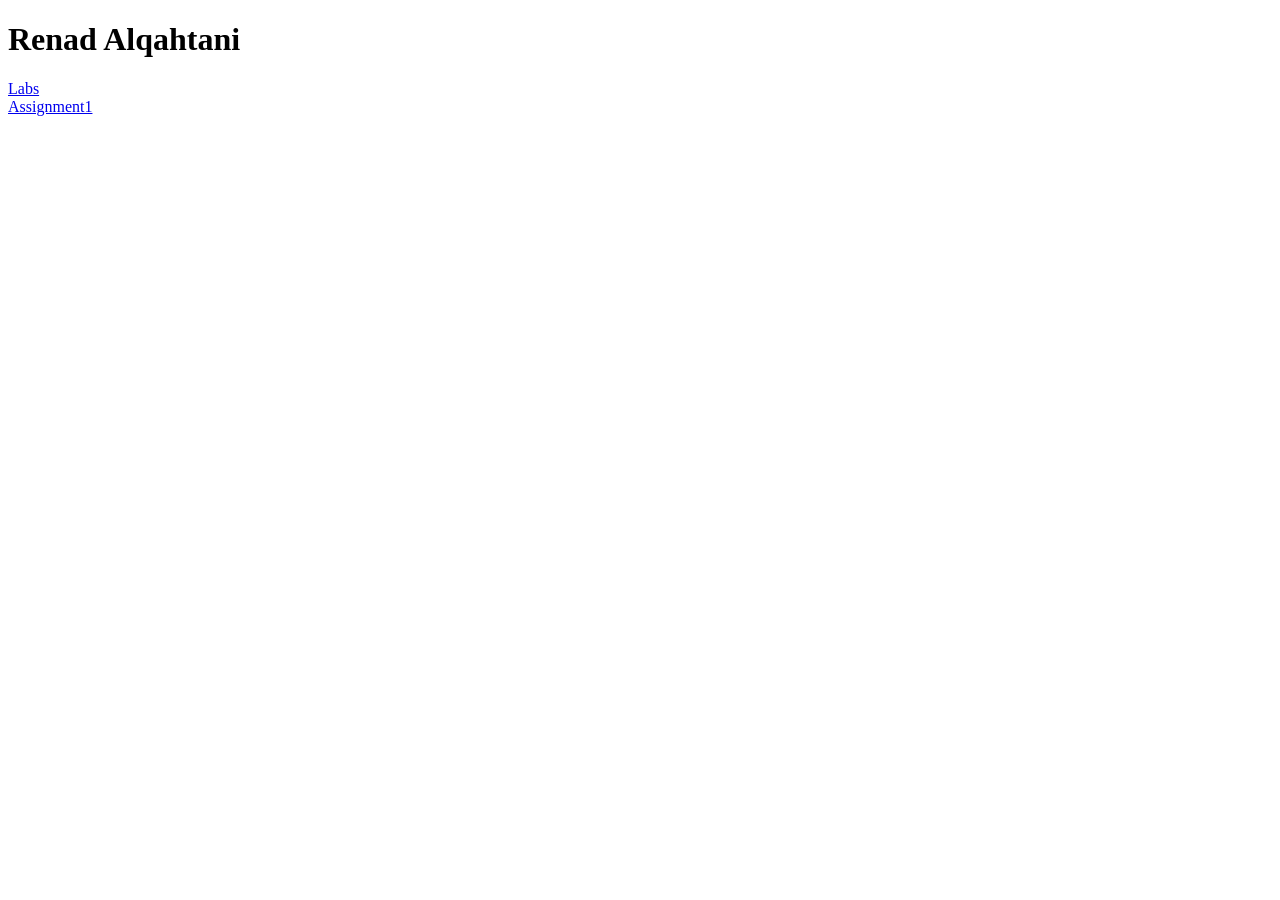
<file: index.html>
<!DOCTYPE html>
<html lang="en">
<head>
    <meta charset="UTF-8">
    <meta name="viewport" content="width=device-width, initial-scale=1.0">
    <title>Lab1</title>
</head>
<body>
    <h1>Renad Alqahtani</h1>
    <a href="Labs/Labs.html">Labs</a>
    <br>
    <a href="Assignment1/index.html">Assignment1</a>
</body>
</html>
</file>
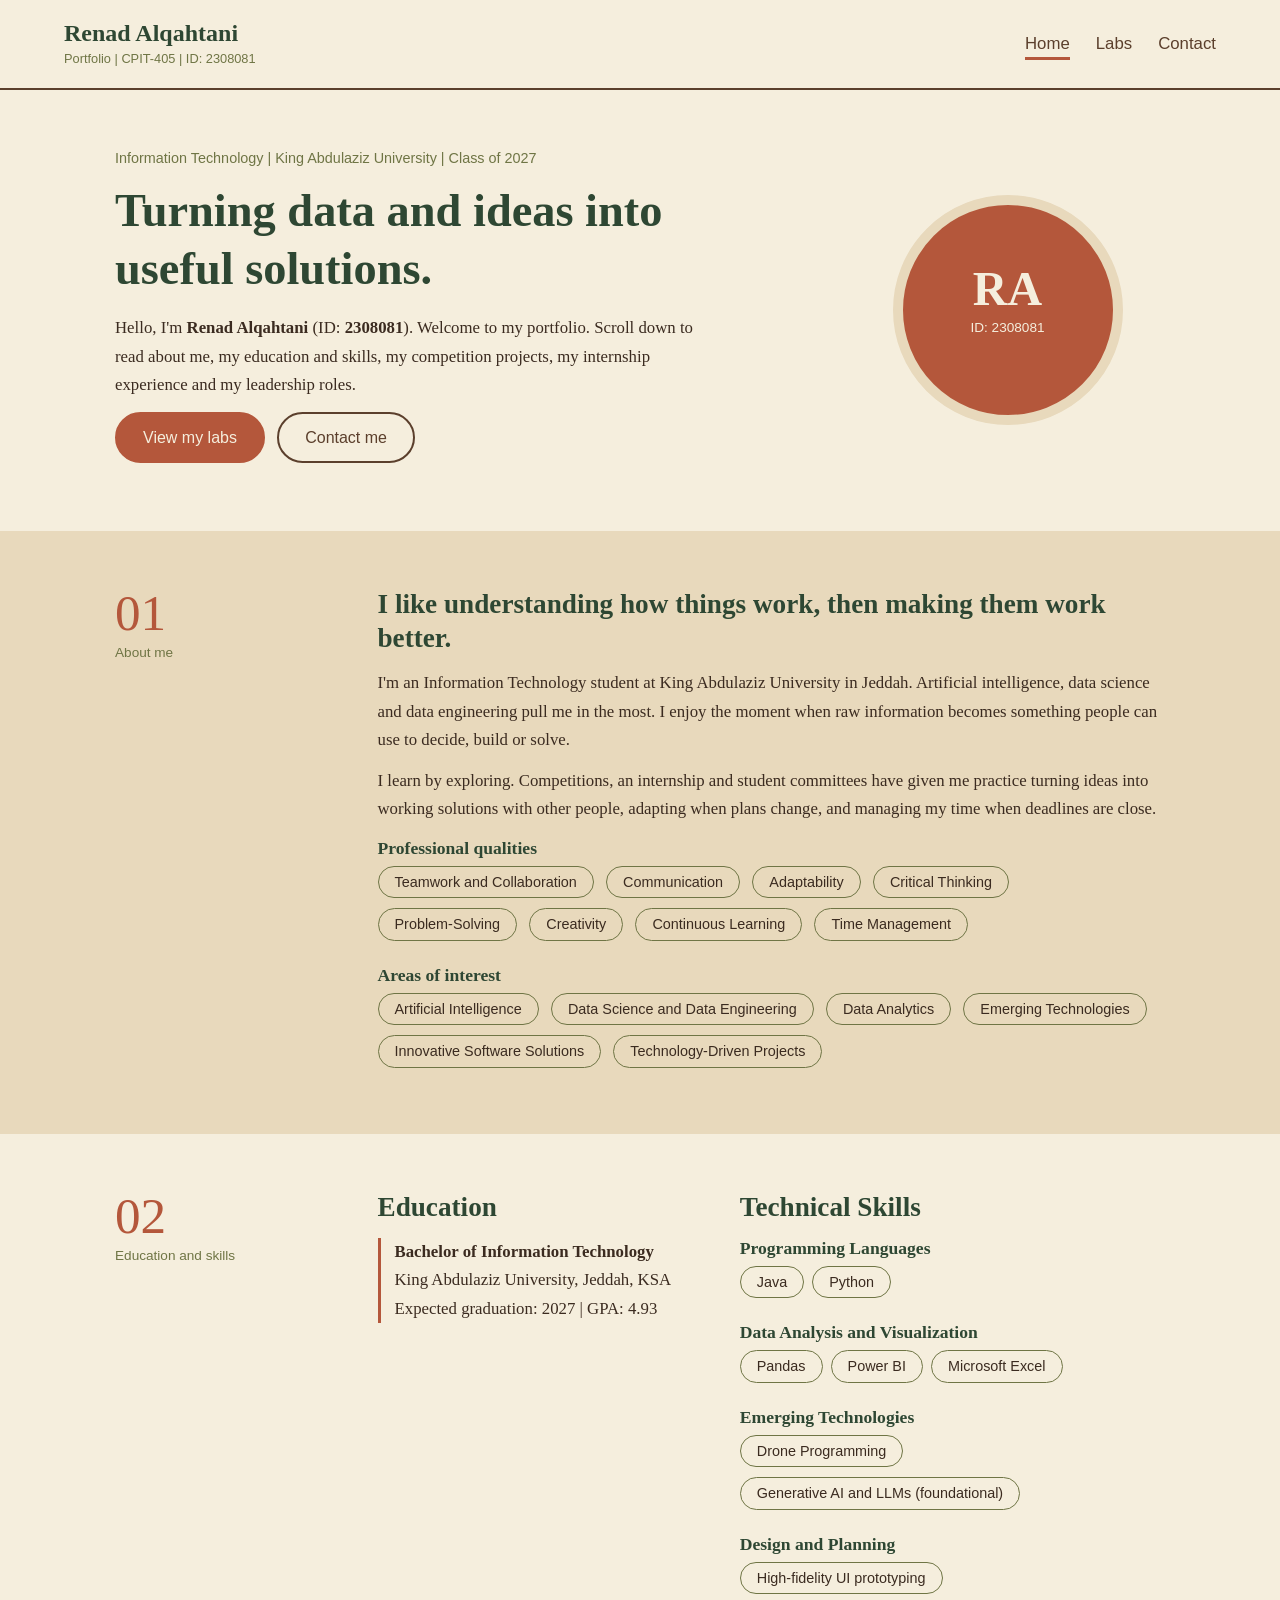
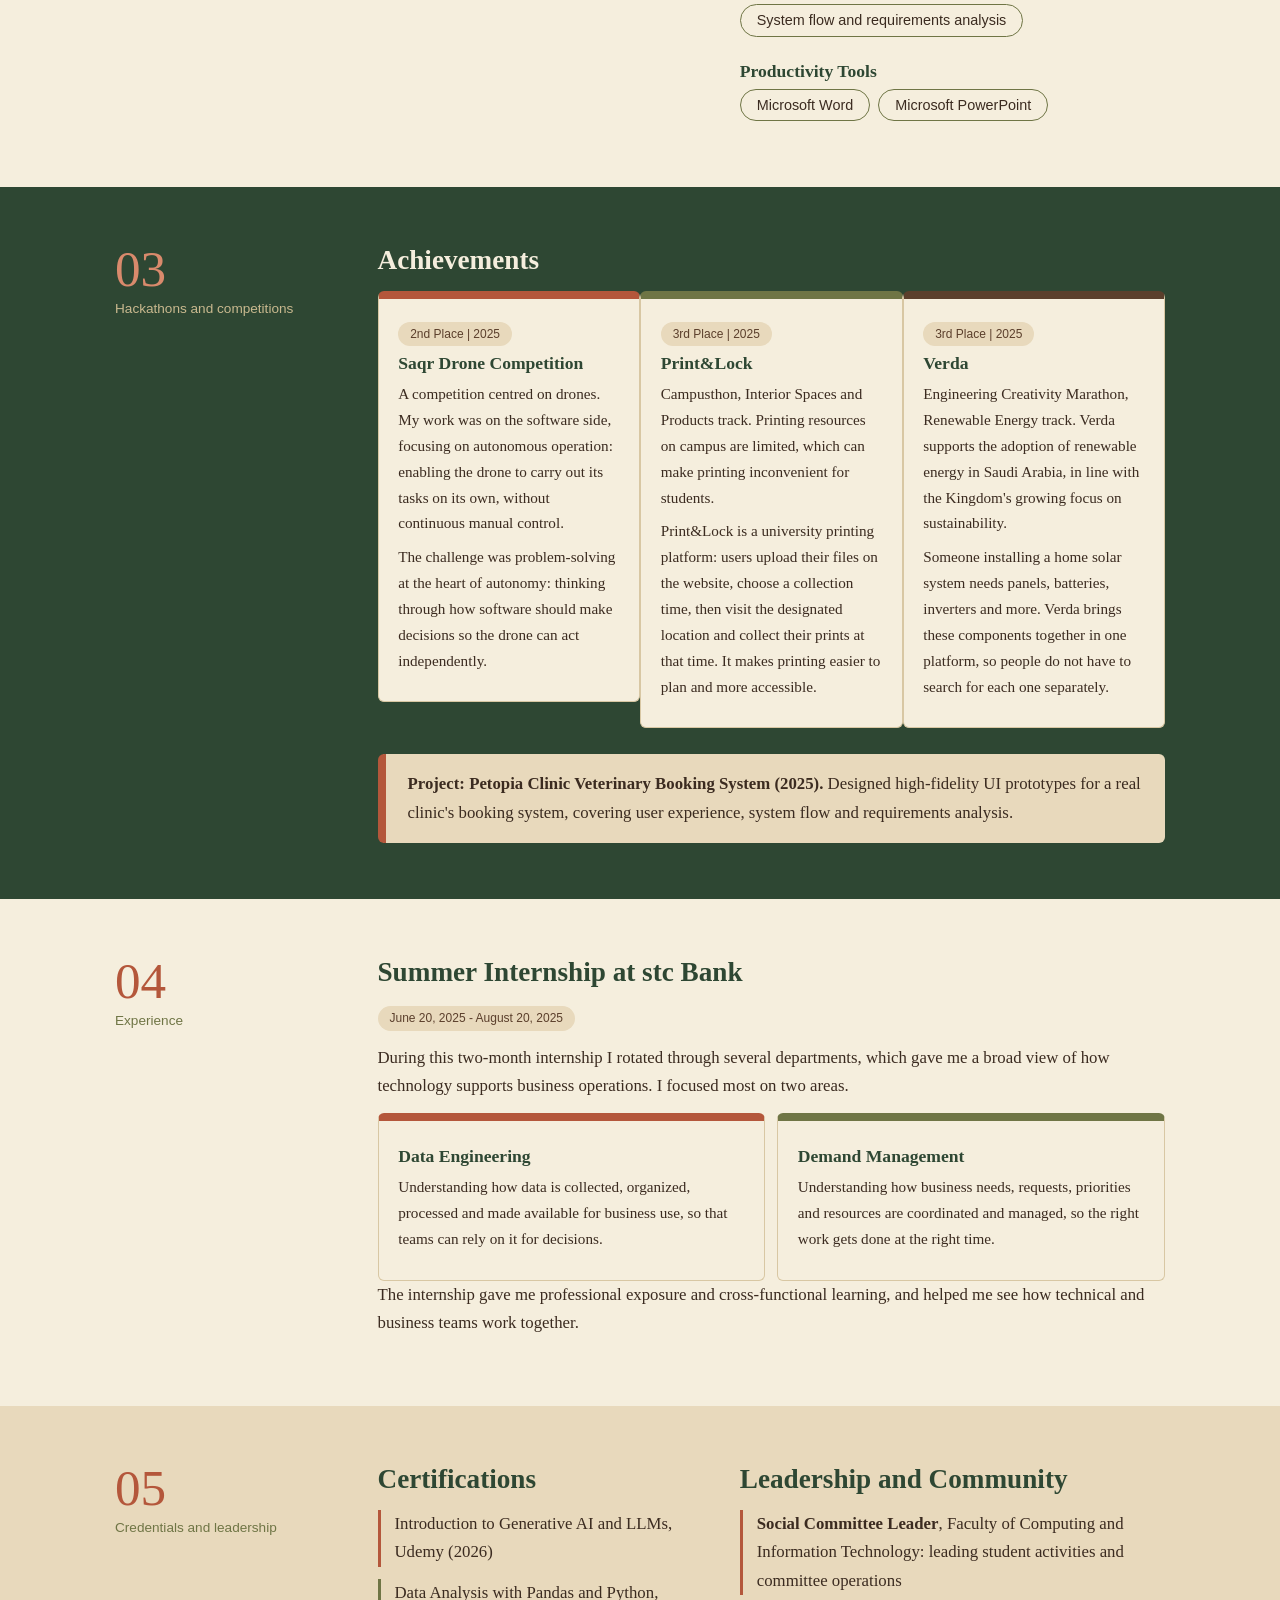
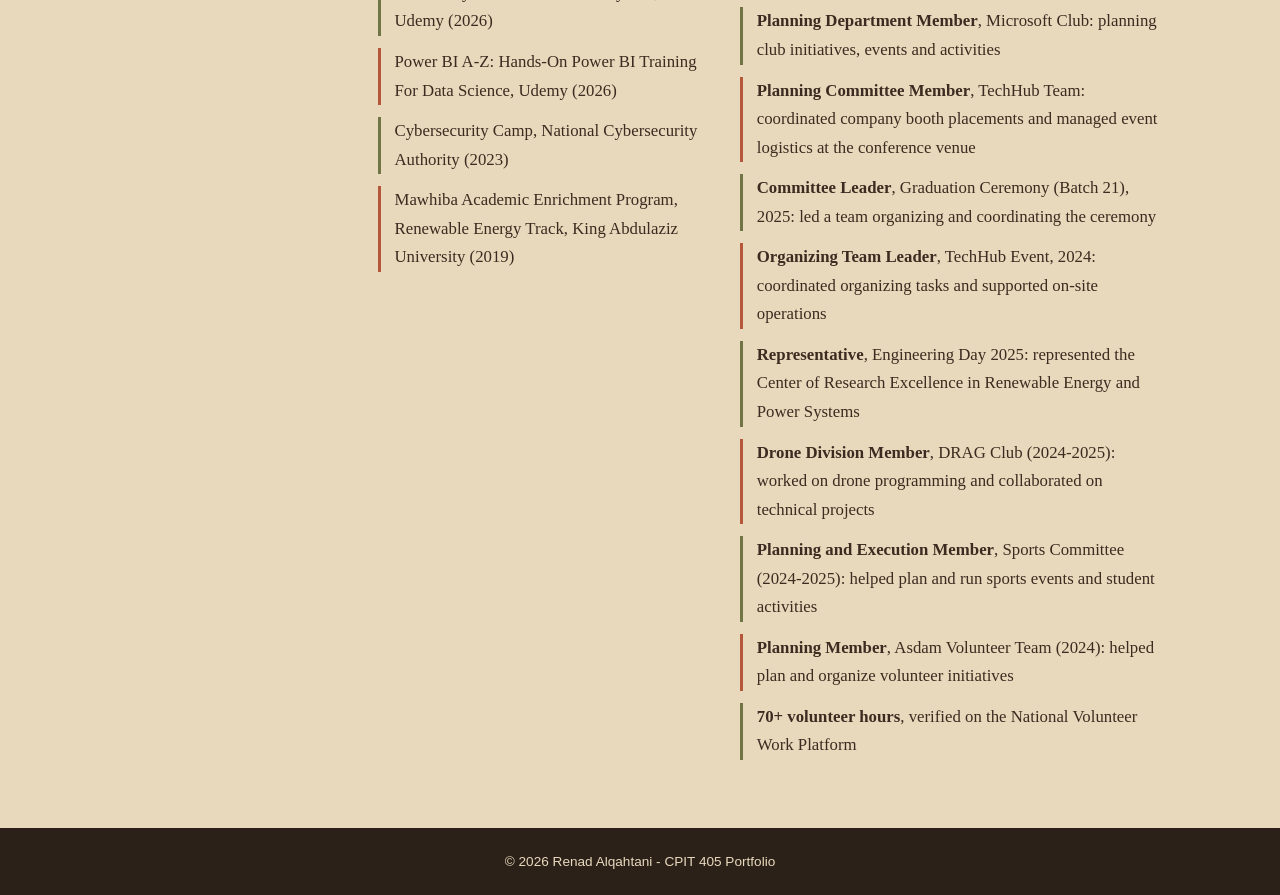
<file: Assignment1/index.html>
<!DOCTYPE html>
<html lang="en">
<head>
  <meta charset="utf-8" />
  <meta name="viewport" content="width=device-width, initial-scale=1.0" />
  <meta name="author" content="Renad Alqahtani" />
  <meta name="description" content="CPIT-405 portfolio of Renad Alqahtani, Information Technology student at King Abdulaziz University" />
  <title>Home - Renad Alqahtani</title>
  <link rel="stylesheet" href="style.css" />
</head>
<body>

  <header>
    <div>
      <h1>Renad Alqahtani</h1>
      <p>Portfolio | CPIT-405 | ID: 2308081</p>
    </div>
    <nav>
      <ul>
        <li><a href="index.html" class="active">Home</a></li>
        <li><a href="labs.html">Labs</a></li>
        <li><a href="contact.html">Contact</a></li>
      </ul>
    </nav>
  </header>

  <main>

    <!-- Welcome message -->
    <section id="hero" class="band">
      <div class="row">
        <div class="hero-text">
          <p class="kicker">Information Technology | King Abdulaziz University | Class of 2027</p>
          <h2>Turning data and ideas into useful solutions.</h2>
          <p>Hello, I'm <strong>Renad Alqahtani</strong> (ID: <strong>2308081</strong>). Welcome to my portfolio. Scroll down to read about me, my education and skills, my competition projects, my internship experience and my leadership roles.</p>
          <p>
            <a class="btn" href="labs.html">View my labs</a>
            <a class="btn outline" href="contact.html">Contact me</a>
          </p>
        </div>
        <div class="plate-wrap">
          <div class="plate">
            <strong>RA</strong>
            <span>ID: 2308081</span>
          </div>
        </div>
      </div>
    </section>

    <!-- 01 ABOUT -->
    <section id="about" class="band sand">
      <div class="row">
        <div class="label"><span class="num">01</span><span class="name">About me</span></div>
        <div class="body">
          <h2>I like understanding how things work, then making them work better.</h2>
          <p>I'm an Information Technology student at King Abdulaziz University in Jeddah. Artificial intelligence, data science and data engineering pull me in the most. I enjoy the moment when raw information becomes something people can use to decide, build or solve.</p>
          <p>I learn by exploring. Competitions, an internship and student committees have given me practice turning ideas into working solutions with other people, adapting when plans change, and managing my time when deadlines are close.</p>
          <h3>Professional qualities</h3>
          <ul class="chips">
            <li>Teamwork and Collaboration</li>
            <li>Communication</li>
            <li>Adaptability</li>
            <li>Critical Thinking</li>
            <li>Problem-Solving</li>
            <li>Creativity</li>
            <li>Continuous Learning</li>
            <li>Time Management</li>
          </ul>
          <h3>Areas of interest</h3>
          <ul class="chips">
            <li>Artificial Intelligence</li>
            <li>Data Science and Data Engineering</li>
            <li>Data Analytics</li>
            <li>Emerging Technologies</li>
            <li>Innovative Software Solutions</li>
            <li>Technology-Driven Projects</li>
          </ul>
        </div>
      </div>
    </section>

    <!-- 02 EDUCATION AND TECHNICAL SKILLS -->
    <section id="education" class="band">
      <div class="row">
        <div class="label"><span class="num">02</span><span class="name">Education and skills</span></div>
        <div class="body">
          <div class="split">
            <div>
              <h2>Education</h2>
              <ul class="list">
                <li><strong>Bachelor of Information Technology</strong><br />King Abdulaziz University, Jeddah, KSA<br />Expected graduation: 2027 | GPA: 4.93</li>
              </ul>
            </div>
            <div id="skills">
              <h2>Technical Skills</h2>
              <h3>Programming Languages</h3>
              <ul class="chips"><li>Java</li><li>Python</li></ul>
              <h3>Data Analysis and Visualization</h3>
              <ul class="chips"><li>Pandas</li><li>Power BI</li><li>Microsoft Excel</li></ul>
              <h3>Emerging Technologies</h3>
              <ul class="chips"><li>Drone Programming</li><li>Generative AI and LLMs (foundational)</li></ul>
              <h3>Design and Planning</h3>
              <ul class="chips"><li>High-fidelity UI prototyping</li><li>System flow and requirements analysis</li></ul>
              <h3>Productivity Tools</h3>
              <ul class="chips"><li>Microsoft Word</li><li>Microsoft PowerPoint</li></ul>
            </div>
          </div>
        </div>
      </div>
    </section>

    <!-- 03 HACKATHONS AND COMPETITIONS (achievements) -->
    <section id="competitions" class="band forest">
      <div class="row">
        <div class="label"><span class="num">03</span><span class="name">Hackathons and competitions</span></div>
        <div class="body">
          <h2>Achievements</h2>
          <div class="cards">
            <div class="card">
              <span class="tag">2nd Place | 2025</span>
              <h3>Saqr Drone Competition</h3>
              <p>A competition centred on drones. My work was on the software side, focusing on autonomous operation: enabling the drone to carry out its tasks on its own, without continuous manual control.</p>
              <p>The challenge was problem-solving at the heart of autonomy: thinking through how software should make decisions so the drone can act independently.</p>
            </div>
            <div class="card">
              <span class="tag">3rd Place | 2025</span>
              <h3>Print&amp;Lock</h3>
              <p>Campusthon, Interior Spaces and Products track. Printing resources on campus are limited, which can make printing inconvenient for students.</p>
              <p>Print&amp;Lock is a university printing platform: users upload their files on the website, choose a collection time, then visit the designated location and collect their prints at that time. It makes printing easier to plan and more accessible.</p>
            </div>
            <div class="card">
              <span class="tag">3rd Place | 2025</span>
              <h3>Verda</h3>
              <p>Engineering Creativity Marathon, Renewable Energy track. Verda supports the adoption of renewable energy in Saudi Arabia, in line with the Kingdom's growing focus on sustainability.</p>
              <p>Someone installing a home solar system needs panels, batteries, inverters and more. Verda brings these components together in one platform, so people do not have to search for each one separately.</p>
            </div>
          </div>
          <div class="note">
            <p><strong>Project: Petopia Clinic Veterinary Booking System (2025).</strong> Designed high-fidelity UI prototypes for a real clinic's booking system, covering user experience, system flow and requirements analysis.</p>
          </div>
        </div>
      </div>
    </section>

    <!-- 04 EXPERIENCE -->
    <section id="experience" class="band">
      <div class="row">
        <div class="label"><span class="num">04</span><span class="name">Experience</span></div>
        <div class="body">
          <h2>Summer Internship at stc Bank</h2>
          <p><span class="tag">June 20, 2025 - August 20, 2025</span></p>
          <p>During this two-month internship I rotated through several departments, which gave me a broad view of how technology supports business operations. I focused most on two areas.</p>
          <div class="cards two">
            <div class="card">
              <h3>Data Engineering</h3>
              <p>Understanding how data is collected, organized, processed and made available for business use, so that teams can rely on it for decisions.</p>
            </div>
            <div class="card">
              <h3>Demand Management</h3>
              <p>Understanding how business needs, requests, priorities and resources are coordinated and managed, so the right work gets done at the right time.</p>
            </div>
          </div>
          <p>The internship gave me professional exposure and cross-functional learning, and helped me see how technical and business teams work together.</p>
        </div>
      </div>
    </section>

    <!-- 05 CERTIFICATIONS AND LEADERSHIP -->
    <section id="leadership" class="band sand">
      <div class="row">
        <div class="label"><span class="num">05</span><span class="name">Credentials and leadership</span></div>
        <div class="body">
          <div class="split">
            <div>
              <h2>Certifications</h2>
              <ul class="list">
                <li>Introduction to Generative AI and LLMs, Udemy (2026)</li>
                <li>Data Analysis with Pandas and Python, Udemy (2026)</li>
                <li>Power BI A-Z: Hands-On Power BI Training For Data Science, Udemy (2026)</li>
                <li>Cybersecurity Camp, National Cybersecurity Authority (2023)</li>
                <li>Mawhiba Academic Enrichment Program, Renewable Energy Track, King Abdulaziz University (2019)</li>
              </ul>
            </div>
            <div>
              <h2>Leadership and Community</h2>
                <ul class="list">
                <li><strong>Social Committee Leader</strong>, Faculty of Computing and Information Technology: leading student activities and committee operations</li>
                <li><strong>Planning Department Member</strong>, Microsoft Club: planning club initiatives, events and activities</li>
                <li><strong>Planning Committee Member</strong>, TechHub Team: coordinated company booth placements and managed event logistics at the conference venue</li>
                <li><strong>Committee Leader</strong>, Graduation Ceremony (Batch 21), 2025: led a team organizing and coordinating the ceremony</li>
                <li><strong>Organizing Team Leader</strong>, TechHub Event, 2024: coordinated organizing tasks and supported on-site operations</li>
                <li><strong>Representative</strong>, Engineering Day 2025: represented the Center of Research Excellence in Renewable Energy and Power Systems</li>
                <li><strong>Drone Division Member</strong>, DRAG Club (2024-2025): worked on drone programming and collaborated on technical projects</li>
                <li><strong>Planning and Execution Member</strong>, Sports Committee (2024-2025): helped plan and run sports events and student activities</li>
                <li><strong>Planning Member</strong>, Asdam Volunteer Team (2024): helped plan and organize volunteer initiatives</li>
                <li><strong>70+ volunteer hours</strong>, verified on the National Volunteer Work Platform</li>
              </ul>
            </div>
          </div>
        </div>
      </div>
    </section>


  </main>

  <footer>
    <p>&copy; 2026 Renad Alqahtani - CPIT 405 Portfolio</p>
  </footer>

</body>
</html>
</file>
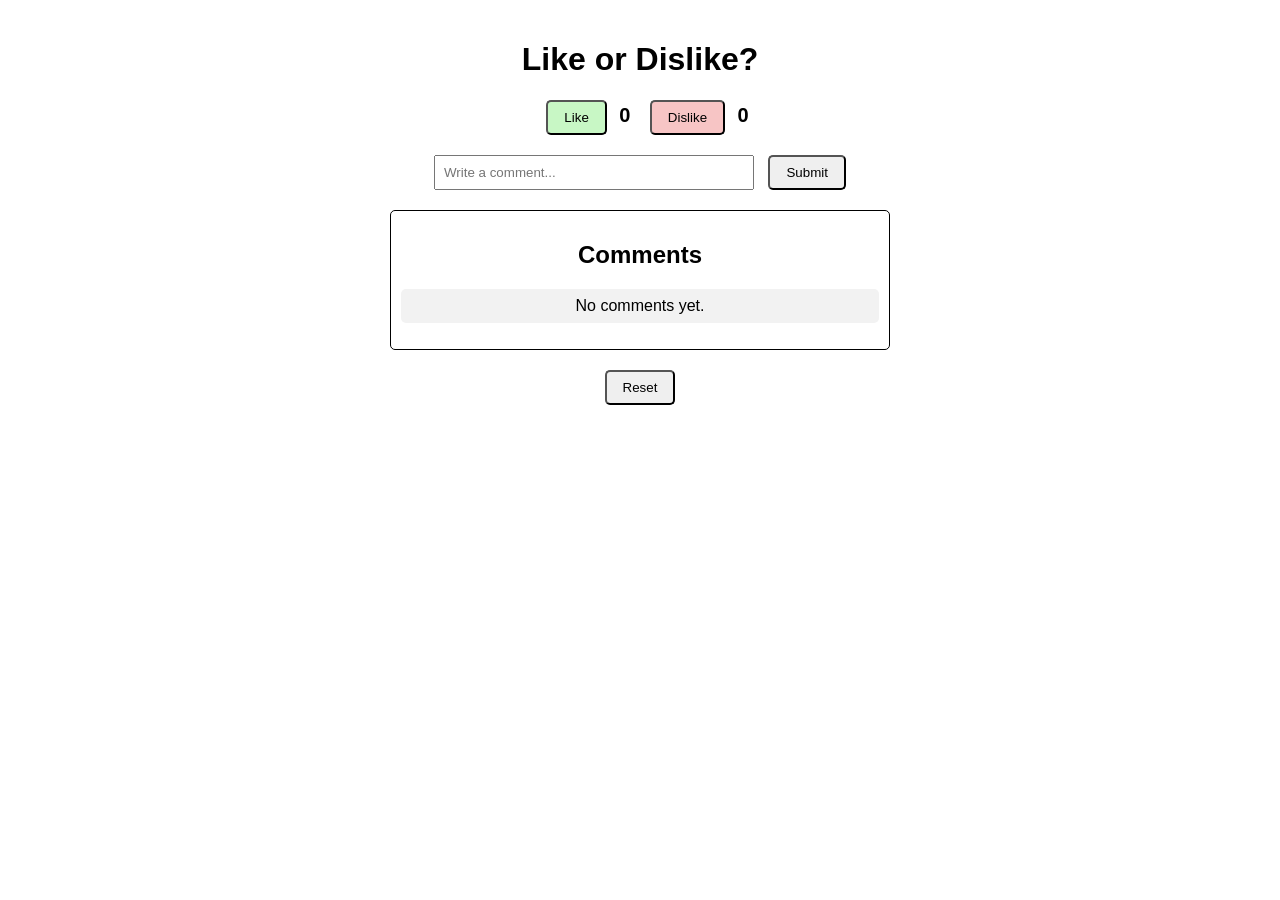
<file: Labs/lab 6/index.html>
<!DOCTYPE html>
<html lang="en">
    
<head>
    <meta charset="UTF-8">
    <meta name="viewport" content="width=device-width, initial-scale=1.0">
    <title>Like and Dislike</title>
    <link rel="stylesheet" href="styles.css">
</head>

<body>
    <div class="container">
        <h1>Like or Dislike?</h1>

        <div class="vote-buttons">
            <button id="like-btn">Like</button>
            <span id="like-count">0</span>

            <button id="dislike-btn">Dislike</button>
            <span id="dislike-count">0</span>
        </div>

        <p id="message"></p>

        <div class="comment-form">
            <input type="text" id="comment-input" placeholder="Write a comment...">
            <button id="comment-btn">Submit</button>
        </div>

        <section id="comments-section">
            <h2>Comments</h2>
            <div id="comments-list"></div>
        </section>

        <button id="reset-btn">Reset</button>
    </div>
    <script src="script.js"></script>
</body>

</html>
</file>
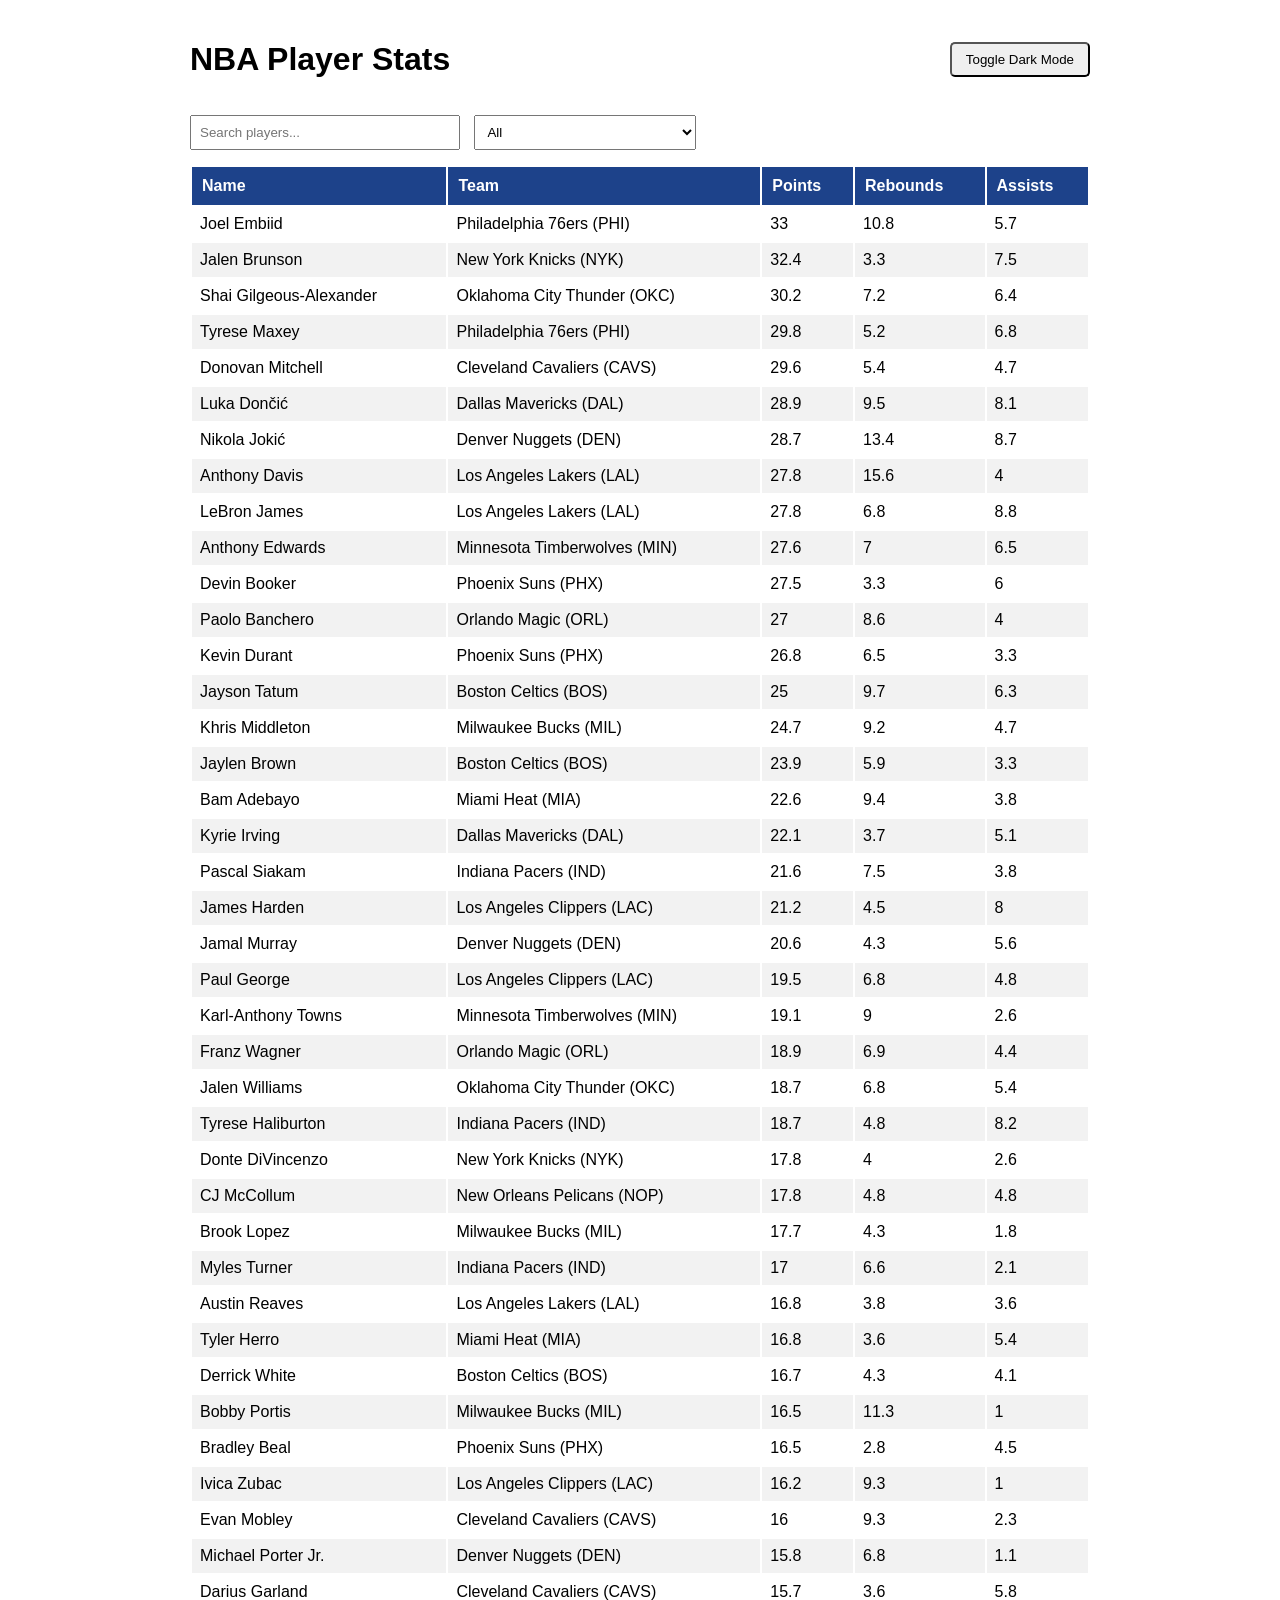
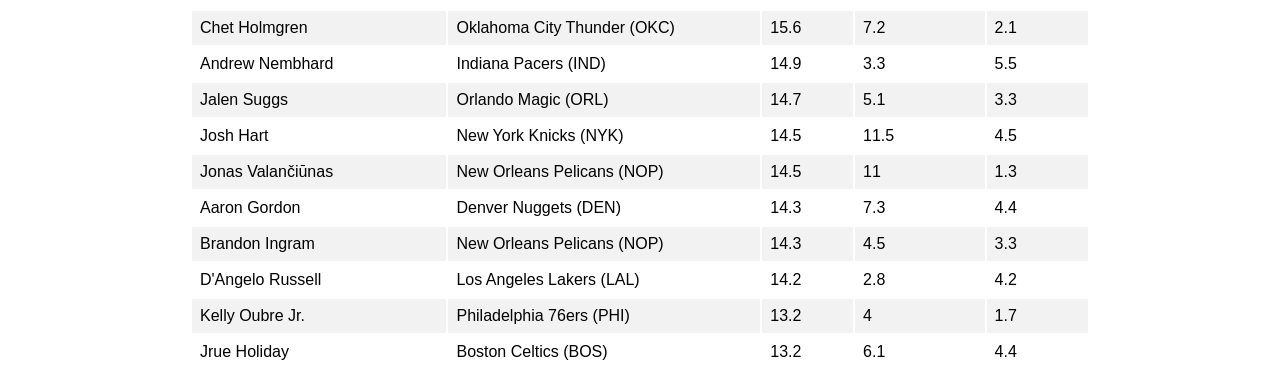
<file: Labs/lab5/index.html>
<!DOCTYPE html>
<html lang="en">
<head>
    <meta charset="UTF-8">
    <meta name="viewport" content="width=device-width, initial-scale=1.0">
    <title>NBA Stats</title>
    <link rel="stylesheet" href="style.css">

</head>

<body>
    <div class="container">
        <header>
            <h1>NBA Player Stats</h1>
            <button id="dark-mode-toggle">Toggle Dark Mode</button>
        </header>

        <search class="table-filters">
            <input type="text" id="search" placeholder="Search players...">
            <select id="team-filter">
                <option value="all">All</option>
                <!-- Teams will be populated in JS -->
            </select>
        </search>

        <table id="player-stats">
            <thead>
                <tr>
                    <th>Name</th>
                    <th>Team</th>
                    <th>Points</th>
                    <th>Rebounds</th>
                    <th>Assists</th>
                </tr>
            </thead>
            <tbody id="player-rows">
                <!-- Rows will be populated in JS -->
            </tbody>
        </table>
    </div>
    <script src="script.js"></script>
</body>

</html>
</file>
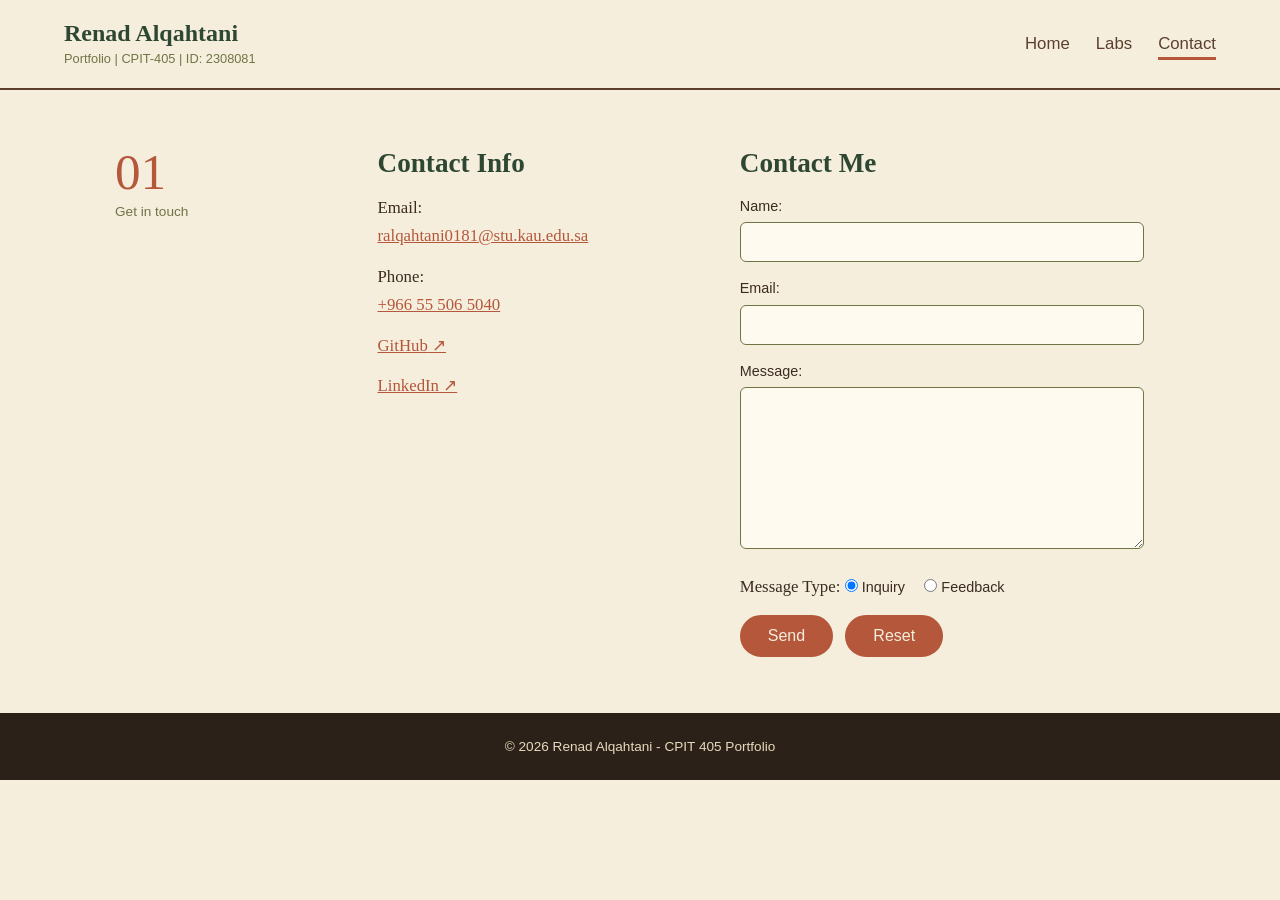
<file: Assignment1/contact.html>
<!DOCTYPE html>
<html lang="en">
<head>
  <meta charset="utf-8" />
  <meta name="viewport" content="width=device-width, initial-scale=1.0" />
  <meta name="author" content="Renad Alqahtani" />
  <meta name="description" content="Contact Renad Alqahtani" />
  <title>Contact - Renad Alqahtani</title>
  <link rel="stylesheet" href="style.css" />
</head>
<body>

  <header>
    <div>
      <h1>Renad Alqahtani</h1>
      <p>Portfolio | CPIT-405 | ID: 2308081</p>
    </div>
    <nav>
      <ul>
        <li><a href="index.html">Home</a></li>
        <li><a href="labs.html">Labs</a></li>
        <li><a href="contact.html" class="active">Contact</a></li>
      </ul>
    </nav>
  </header>

  <main>
    <section class="band">
      <div class="row">
        <div class="label"><span class="num">01</span><span class="name">Get in touch</span></div>
        <div class="body">
          <div class="split">

            <div>
              <h2>Contact Info</h2>
              <p>Email:<br /><a href="mailto:2308081@stu.kau.edu.sa">ralqahtani0181@stu.kau.edu.sa</a></p>
              <p>Phone:<br /><a href="tel:+966500000000">+966 55 506 5040</a></p>
              <p><a href="https://github.com/RenadAQ" target="_blank">GitHub</a></p>
              <p><a href="https://linkedin.com/in/renad-al-qahtani-62b931341" target="_blank">LinkedIn</a></p>
            </div>

            <div>
              <h2>Contact Me</h2>
              <form action="https://api.web3forms.com/submit" method="post">
                <input type="hidden" name="access_key" value="3821ede4-df28-4544-8679-7bf6d4b8cfae" />
                <input type="hidden" name="subject" value="New message from my CPIT-405 portfolio" />

                <label for="name">Name:</label>
                <input type="text" name="name" id="name" required />

                <label for="email">Email:</label>
                <input type="email" name="email" id="email" required />

                <label for="message">Message:</label>
                <textarea name="message" id="message" required></textarea>

                <div class="radio-group">
                  Message Type:
                  <input type="radio" name="message_type" id="inquiry" value="Inquiry" checked />
                  <label class="inline" for="inquiry">Inquiry</label>
                  <input type="radio" name="message_type" id="feedback" value="Feedback" />
                  <label class="inline" for="feedback">Feedback</label>
                </div>

                <button type="submit">Send</button>
                <button type="reset">Reset</button>
              </form>
            </div>

          </div>
        </div>
      </div>
    </section>
  </main>

  <footer>
    <p>&copy; 2026 Renad Alqahtani - CPIT 405 Portfolio</p>
  </footer>

</body>
</html>
</file>
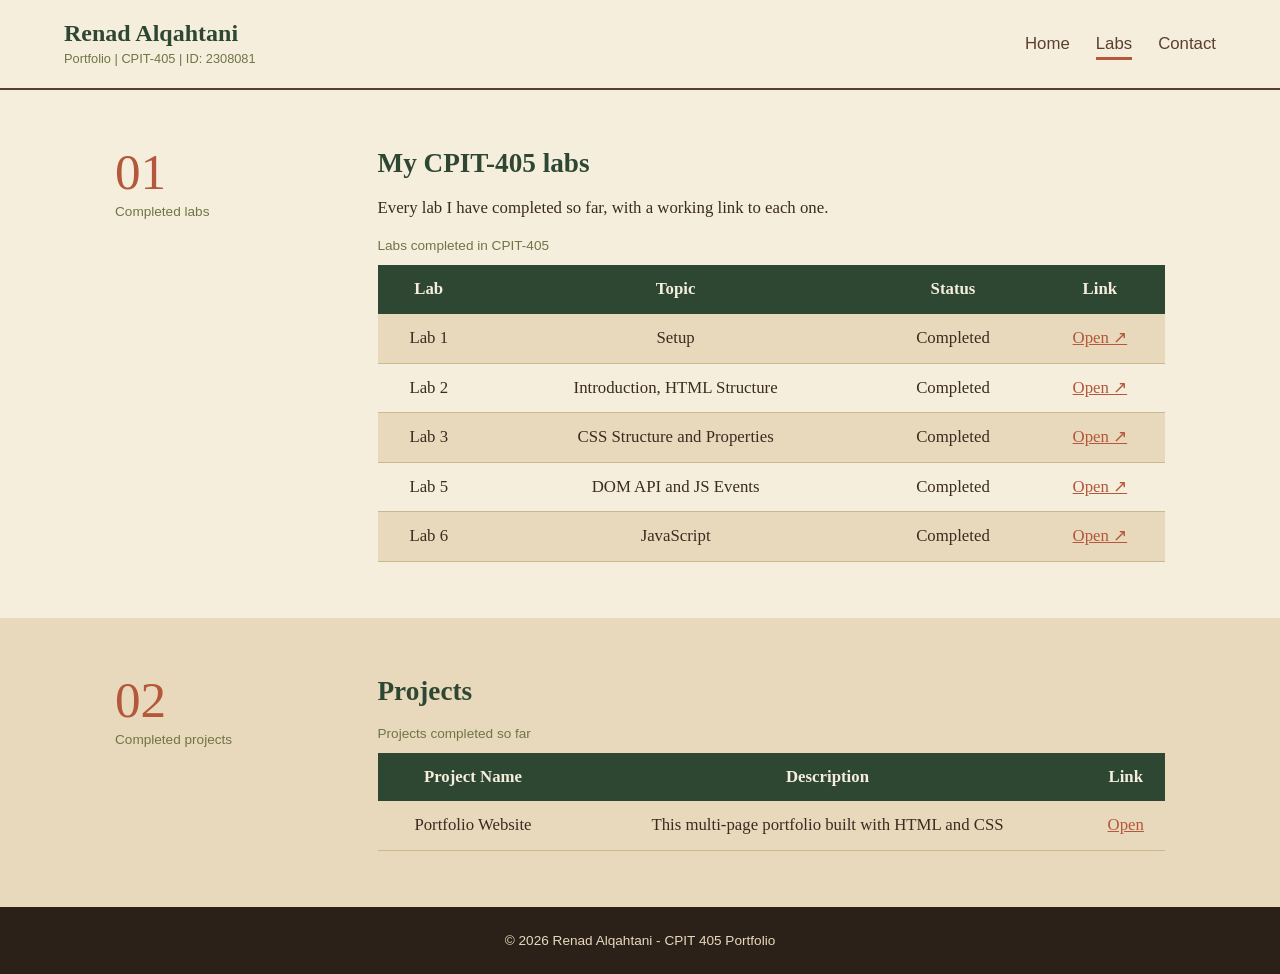
<file: Assignment1/labs.html>
<!DOCTYPE html>
<html lang="en">
<head>
  <meta charset="utf-8" />
  <meta name="viewport" content="width=device-width, initial-scale=1.0" />
  <meta name="author" content="Renad Alqahtani" />
  <meta name="description" content="Labs and projects of Renad Alqahtani" />
  <title>Labs and Projects - Renad Alqahtani</title>
  <link rel="stylesheet" href="style.css" />
</head>
<body>

  <header>
    <div>
      <h1>Renad Alqahtani</h1>
      <p>Portfolio | CPIT-405 | ID: 2308081</p>
    </div>
    <nav>
      <ul>
        <li><a href="index.html">Home</a></li>
        <li><a href="labs.html" class="active">Labs</a></li>
        <li><a href="contact.html">Contact</a></li>
      </ul>
    </nav>
  </header>

  <main>

    <section id="labs" class="band">
      <div class="row">
        <div class="label"><span class="num">01</span><span class="name">Completed labs</span></div>
        <div class="body">
          <h2>My CPIT-405 labs</h2>
          <p>Every lab I have completed so far, with a working link to each one.</p>
          <table>
            <caption>Labs completed in CPIT-405</caption>
            <tr>
              <th>Lab</th>
              <th>Topic</th>
              <th>Status</th>
              <th>Link</th>
            </tr>
            <tr>
              <td>Lab 1</td>
              <td>Setup</td>
              <td>Completed</td>
              <td><a href="https://github.com/RenadAQ/CPIT-405/blob/main/Labs/Labs.html" target="_blank">Open</a></td>
            </tr>
            <tr>
              <td>Lab 2</td>
              <td>Introduction, HTML Structure</td>
              <td>Completed</td>
              <td><a href="https://github.com/RenadAQ/CPIT-405/blob/main/Labs/Lab2.html" target="_blank">Open</a></td>
            </tr>
            <tr>
              <td>Lab 3</td>
              <td>CSS Structure and Properties</td>
              <td>Completed</td>
              <td><a href="https://github.com/RenadAQ/CPIT-405/blob/main/Labs/Lab3.html" target="_blank">Open</a></td>
            </tr>
            <tr>
              <td>Lab 5</td>
              <td>DOM API and JS Events</td>
              <td>Completed</td>
              <td><a href="https://github.com/RenadAQ/CPIT-405/tree/main/Labs/lab5" target="_blank">Open</a></td>
            </tr>
            <tr>
              <td>Lab 6</td>
              <td>JavaScript</td>
              <td>Completed</td>
              <td><a href="https://github.com/RenadAQ/CPIT-405/tree/main/Labs/lab%206" target="_blank">Open</a></td>
            </tr>
          </table>
        </div>
      </div>
    </section>

    <section id="projects" class="band sand">
      <div class="row">
        <div class="label"><span class="num">02</span><span class="name">Completed projects</span></div>
        <div class="body">
          <h2>Projects</h2>
          <table>
            <caption>Projects completed so far</caption>
            <tr>
              <th>Project Name</th>
              <th>Description</th>
              <th>Link</th>
            </tr>
            <tr>
              <td>Portfolio Website</td>
              <td>This multi-page portfolio built with HTML and CSS</td>
              <td><a href="https://github.com/RenadAQ/CPIT-405/tree/main/Assignment1">Open</a></td>
            </tr>
            
          </table>
        </div>
      </div>
    </section>

  </main>

  <footer>
    <p>&copy; 2026 Renad Alqahtani - CPIT 405 Portfolio</p>
  </footer>

</body>
</html>
</file>
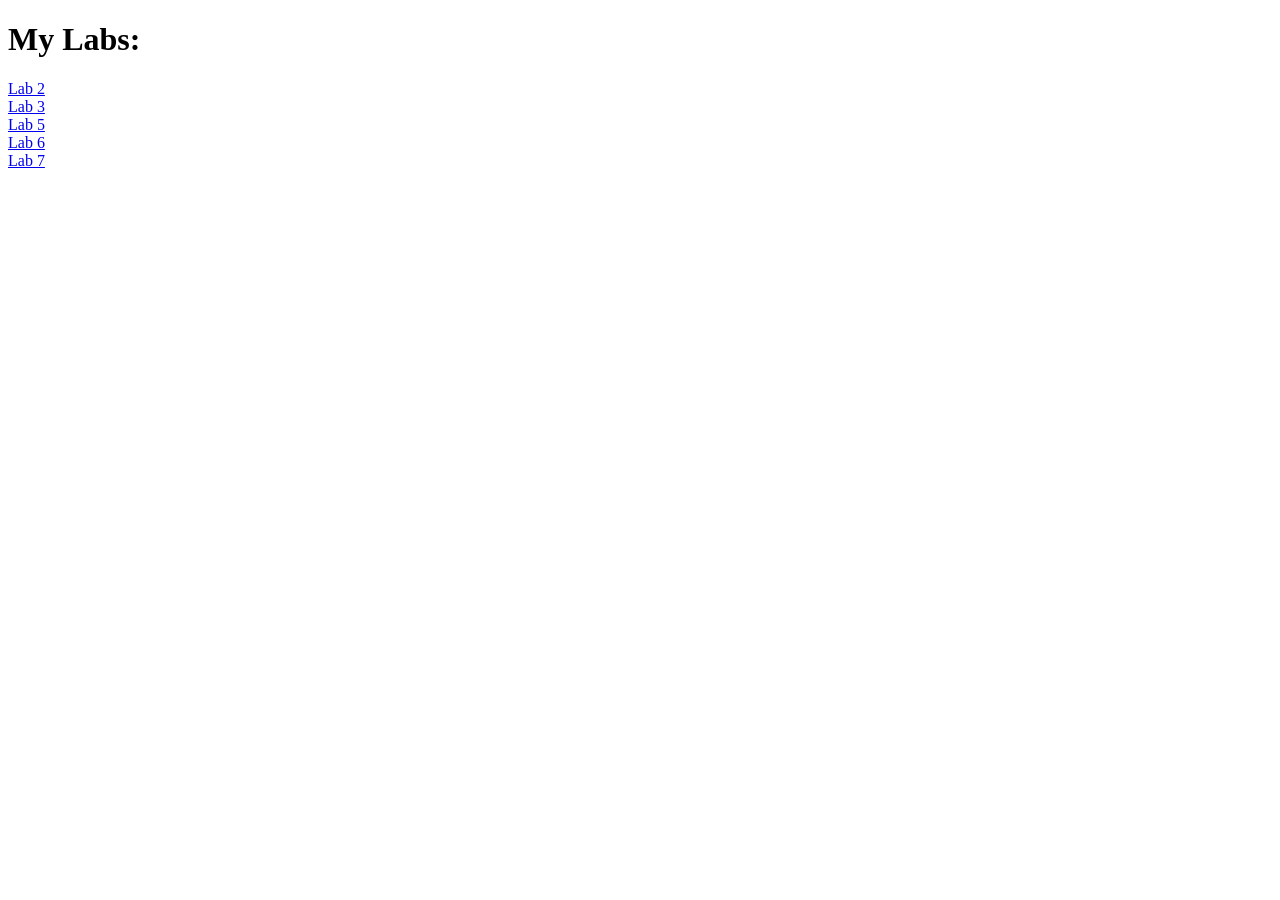
<file: Labs/Labs.html>
<!DOCTYPE html>
<html lang="en">
<head>
    <meta charset="UTF-8">
    <meta name="viewport" content="width=device-width, initial-scale=1.0">
    <title>Labs</title>
</head>
<body>
     <h1>My Labs:</h1>
    <a href="Lab2.html">Lab 2</a>
    <br>
    <a href="Lab3.html">Lab 3</a>
    <br>
    <a href="lab5/index.html">Lab 5</a>
    <br>
    <a href="lab6/index.html">Lab 6</a>
    <br>
    <a href="lab7/index.html">Lab 7</a>
</body>
</html>
</file>
<file: Assignment1/style.css>
/* ============================================
   CPIT-405 - Assignment 1 | Renad Alqahtani
   Palette: cream #f5eedd | sand #e8d9bc | olive #6f7545
            forest #2e4733 | terracotta #b4573b | brown #5b3f2c
   ============================================ */

/* Universal selector: remove default spacing */
* {
  margin: 0;
  padding: 0;
}

body {
  font-family: "Palatino Linotype", Palatino, Georgia, serif;
  font-size: 1.05rem;
  line-height: 1.7;
  color: #3b2b20;
  background-color: #f5eedd;
}

h1, h2, h3 {
  font-family: Georgia, serif;
  line-height: 1.25;
  color: #2e4733;
}

p {
  margin-bottom: 12px;
}

a {
  color: #b4573b;
}

a:hover {
  color: #2e4733;
}

/* Pseudo-element: arrow after links that open in a new tab */
a[target="_blank"]::after {
  content: " \2197";
}

/* ---------- Header and navigation ---------- */
header {
  display: flex;
  justify-content: space-between;
  align-items: center;
  padding: 18px 5%;
  border-bottom: 2px solid #5b3f2c;
}

header h1 {
  font-size: 1.5rem;
}

header p {
  margin-bottom: 0;
  font-family: "Trebuchet MS", sans-serif;
  font-size: 0.8rem;
  color: #6f7545;
}

nav > ul {
  list-style: none;
  display: flex;
}

nav li {
  margin-left: 26px;
}

nav a {
  padding-bottom: 4px;
  font-family: "Trebuchet MS", sans-serif;
  color: #5b3f2c;
  text-decoration: none;
  border-bottom: 3px solid transparent;
  transition: border-color 0.2s;
}

nav a.active {
  border-bottom-color: #b4573b;
}

nav a:hover {
  color: #b4573b;
  border-bottom-color: #6f7545;
}


.band {
  padding: 56px 5%;
}

.band.sand {
  background-color: #e8d9bc;
}

.band.forest {
  background-color: #2e4733;
}

.band.forest h2,
.band.forest h3 {
  color: #f5eedd;
}

.band.forest p {
  color: #e8d9bc;
}

/* A row = label column on the left + content on the right */
.row {
  display: flex;
  justify-content: space-between;
  align-items: flex-start;
  max-width: 1050px;
  margin: 0 auto;
}

.label {
  width: 20%;
}

.num {
  display: block;
  font-family: Georgia, serif;
  font-size: 3.2rem;
  line-height: 1;
  color: #b4573b;
}

.name {
  font-family: "Trebuchet MS", sans-serif;
  font-size: 0.85rem;
  color: #6f7545;
}

.band.forest .num {
  color: #d98a6c;
}

.band.forest .name {
  color: #c9b98f;
}

.body {
  width: 75%;
}

.body h2 {
  margin-bottom: 14px;
  font-size: 1.7rem;
}

h3 {
  margin: 14px 0 6px 0;
  font-size: 1.1rem;
}

/* ---------- Hero ---------- */
#hero .row {
  align-items: center;
}

.hero-text {
  width: 58%;
}

.kicker {
  font-family: "Trebuchet MS", sans-serif;
  font-size: 0.9rem;
  color: #6f7545;
}

#hero h2 {
  margin-bottom: 16px;
  font-size: 2.9rem;
}

.plate-wrap {
  width: 30%;
}

/* Round "ID plate" */
.plate {
  width: 210px;
  height: 150px;
  padding-top: 60px;
  margin: 0 auto;
  text-align: center;
  background-color: #b4573b;
  color: #f5eedd;
  border: 10px solid #e8d9bc;
  border-radius: 50%;
}

.plate strong {
  display: block;
  font-family: Georgia, serif;
  font-size: 3rem;
  line-height: 1;
}

.plate span {
  font-family: "Trebuchet MS", sans-serif;
  font-size: 0.85rem;
}

/* ---------- Buttons ---------- */
.btn,
button {
  display: inline-block;
  padding: 10px 26px;
  margin-right: 8px;
  font-family: "Trebuchet MS", sans-serif;
  font-size: 1rem;
  background-color: #b4573b;
  color: #f5eedd;
  text-decoration: none;
  border: 2px solid #b4573b;
  border-radius: 30px;
  transition: background-color 0.2s;
}

.btn.outline {
  background-color: transparent;
  color: #5b3f2c;
  border-color: #5b3f2c;
}

.btn:hover,
button:hover {
  background-color: #2e4733;
  border-color: #2e4733;
  color: #f5eedd;
}

/* ---------- Chips and lists ---------- */
.chips {
  list-style: none;
}

.chips li {
  display: inline-block;
  padding: 3px 16px;
  margin: 0 8px 10px 0;
  font-family: "Trebuchet MS", sans-serif;
  font-size: 0.9rem;
  border: 1px solid #6f7545;
  border-radius: 20px;
  transition: background-color 0.2s;
}

.chips li:hover {
  background-color: #6f7545;
  color: #f5eedd;
}

.list {
  list-style: none;
}

.list li {
  padding-left: 14px;
  margin-bottom: 12px;
  border-left: 3px solid #b4573b;
}

.list li:nth-child(2n) {
  border-left-color: #6f7545;
}


/* ---------- Columns and cards ---------- */
.split,
.cards {
  display: flex;
  justify-content: space-between;
  align-items: flex-start;
}

.split > div:nth-child(1) {
  width: 42%;
}

.split > div:nth-child(2) {
  width: 54%;
}

.card {
  width: 29%;
  padding: 2.5%;
  background-color: #f5eedd;
  border: 1px solid #d8c7a3;
  border-top: 8px solid #b4573b;
  border-radius: 6px;
  transition: transform 0.25s;
}

.card:nth-child(2) {
  border-top-color: #6f7545;
}

.card:nth-child(3) {
  border-top-color: #5b3f2c;
}

.card:hover {
  transform: translateY(-6px);
}

.band .card h3 {
  margin-top: 6px;
  color: #2e4733;
}

.band .card p {
  margin-bottom: 8px;
  font-size: 0.95rem;
  color: #3b2b20;
}

.two .card {
  width: 44%;
}

.tag {
  display: inline-block;
  padding: 2px 12px;
  font-family: "Trebuchet MS", sans-serif;
  font-size: 0.75rem;
  background-color: #e8d9bc;
  color: #5b3f2c;
  border-radius: 20px;
}

.note {
  padding: 16px 22px;
  margin-top: 26px;
  background-color: #e8d9bc;
  border-left: 8px solid #b4573b;
  border-radius: 6px;
  color: #3b2b20;
}

.band.forest .note p {
  margin-bottom: 0;
  color: #3b2b20;
}

/* ---------- Tables (labs page) ---------- */
table {
  width: 100%;
  border-collapse: collapse;
  text-align: center;
}

caption {
  padding-bottom: 8px;
  text-align: left;
  font-family: "Trebuchet MS", sans-serif;
  font-size: 0.85rem;
  color: #6f7545;
}

th {
  padding: 10px;
  background-color: #2e4733;
  color: #f5eedd;
}

td {
  padding: 10px;
  border-bottom: 1px solid #c9b98f;
}

tr:nth-child(even) {
  background-color: #e8d9bc;
}

tr:hover {
  background-color: #eadbb9;
}

/* ---------- Form (contact page) ---------- */
label {
  display: block;
  margin-top: 14px;
  margin-bottom: 4px;
  font-family: "Trebuchet MS", sans-serif;
  font-size: 0.9rem;
}

/* Attribute selectors */
input[type="text"],
input[type="email"],
textarea {
  width: 90%;
  padding: 10px;
  font-size: 1rem;
  font-family: inherit;
  background-color: #fffaf0;
  border: 1px solid #6f7545;
  border-radius: 6px;
}

input:focus,
textarea:focus {
  border: 2px solid #b4573b;
  background-color: white;
}

textarea {
  height: 140px;
}

.radio-group {
  margin: 14px 0;
}

label.inline {
  display: inline;
  margin-right: 15px;
}

/* ---------- Footer ---------- */
footer {
  padding: 22px;
  text-align: center;
  font-family: "Trebuchet MS", sans-serif;
  font-size: 0.85rem;
  background-color: #2b2119;
  color: #e8d9bc;
}

footer p {
  margin-bottom: 0;
}

/* ---------- Small screens ---------- */
@media (max-width: 700px) {
  header {
    flex-direction: column;
  }

  nav > ul {
    margin-top: 12px;
  }

  nav li {
    margin: 0 10px;
  }

  .row,
  .split,
  .cards {
    flex-direction: column;
  }

  .label,
  .body,
  .hero-text,
  .split > div:nth-child(1),
  .split > div:nth-child(2) {
    width: 100%;
  }

  .label {
    margin-bottom: 14px;
  }

  #hero h2 {
    font-size: 2.1rem;
  }

  .plate-wrap {
    width: 100%;
    margin-top: 28px;
  }

  .card,
  .two .card {
    width: 90%;
    margin-bottom: 16px;
  }
}
</file>
<file: Labs/lab 6/styles.css>
body {
    font-family: Arial, sans-serif;
    margin: 0;
    padding: 20px;
}

.container {
    width: 500px;
    margin: auto;
    text-align: center;
}

button {
    padding: 8px 16px;
    border-radius: 5px;
    cursor: pointer;
}

.vote-buttons {
    margin: 20px 0;
}

.vote-buttons button {
    margin-left: 15px;
}

#like-btn {
    background-color: #c8f7c5;
}

#dislike-btn {
    background-color: #f7c5c5;
}

#like-count,
#dislike-count {
    font-size: 20px;
    font-weight: bold;
    margin-left: 8px;
}

#message {
    color: #1d428a;
    font-weight: bold;
}

.comment-form {
    margin: 20px 0;
}

#comment-input {
    width: 300px;
    padding: 8px;
    margin-right: 10px;
}

#comments-section {
    border: 1px solid black;
    border-radius: 5px;
    padding: 10px;
    margin-bottom: 20px;
}

#comments-list p {
    background-color: #f2f2f2;
    padding: 8px;
    border-radius: 5px;
}
</file>
<file: Labs/lab5/style.css>
body {
    font-family: Arial, sans-serif;
    background-color: white;
    color: black;
    margin: 0;
    padding: 20px;
}

.container {
    width: 900px;
    margin: auto;
}

header {
    display: flex;
    justify-content: space-between;
    align-items: center;
}

button {
    padding: 8px 14px;
    border-radius: 5px;
    cursor: pointer;
}

.table-filters {
    display: block;
    margin: 15px 0;
}

#search {
    width: 250px;
    padding: 8px;
    margin-right: 10px;
}

#team-filter {
    padding: 8px;
}

table {
    width: 100%;
}

th {
    background-color: #1d428a;
    color: white;
    padding: 10px;
    text-align: left;
}

td {
    padding: 8px;
}

tr:nth-child(even) {
    background-color: #f2f2f2;
}

tr:hover {
    background-color: #cfe0ff;
}

/* ------ Dark mode (added by JS with classList.toggle) ------ */
body.dark-mode {
    background-color: #121212;
    color: white;
}

.dark-mode tr:nth-child(even) {
    background-color: #1e1e1e;
}

.dark-mode tr:hover {
    background-color: #33415c;
}
</file>
